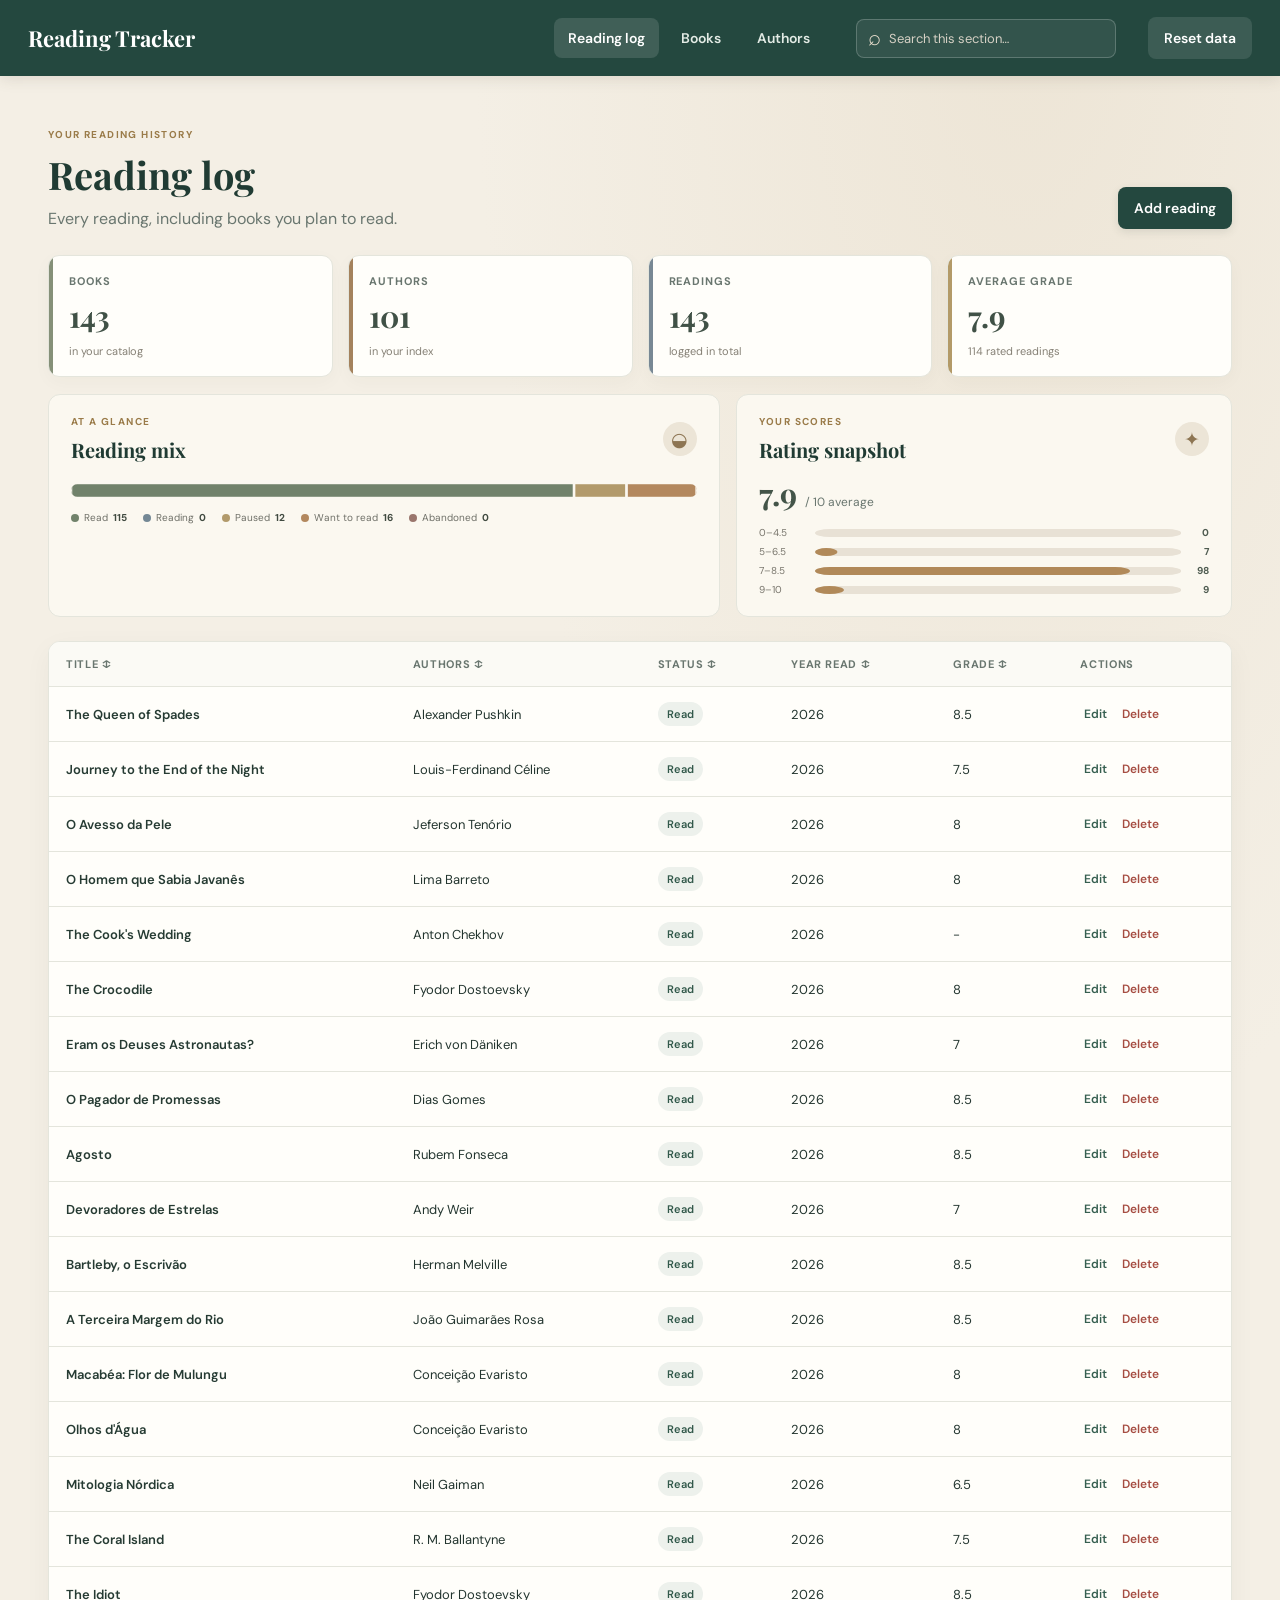
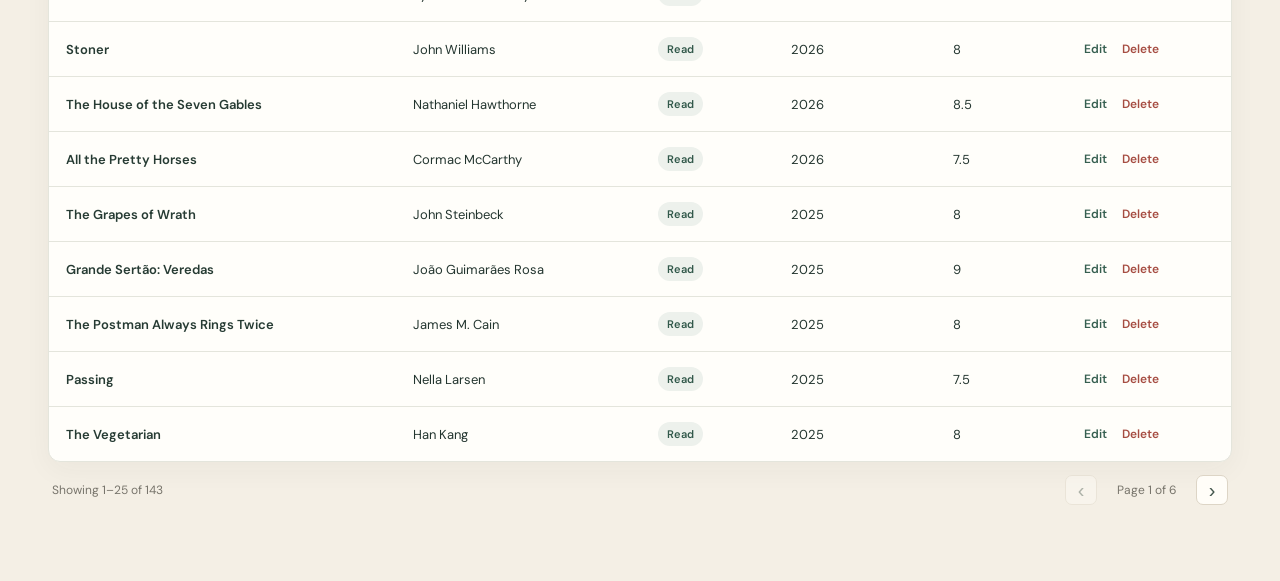
<file: front-end/index.html>
<!doctype html>
<html lang="en">

<head>
  <meta charset="utf-8" />
  <meta name="viewport" content="width=device-width, initial-scale=1" />
  <meta name="theme-color" content="#24483f" />
  <title>Reading Tracker</title>
  <link rel="stylesheet" href="css/tracker.css" />
</head>

<body>
  <header class="topbar">
    <a class="brand" href="#readings">Reading Tracker</a>
    <nav aria-label="Main navigation">
      <button class="nav-button active" data-page="readings">Reading log</button>
      <button class="nav-button" data-page="books">Books</button>
      <button class="nav-button" data-page="authors">Authors</button>
    </nav>
    <label class="search-box"><span aria-hidden="true">⌕</span><input id="global-search" type="search"
        placeholder="Search this section…" aria-label="Search current section"></label>
    <button class="button button-light" id="reset-data">Reset data</button>
  </header>
  <main class="wrap">
    <section class="page active" id="page-readings">
      <div class="heading">
        <div>
          <p class="eyebrow">YOUR READING HISTORY</p>
          <h1>Reading log</h1>
          <p class="muted">Every reading, including books you plan to read.</p>
        </div><button class="button" id="add-reading">Add reading</button>
      </div>
      <div class="metrics" id="metrics"></div>
      <section class="insights" aria-label="Reading insights">
        <div class="insight-card">
          <div class="insight-heading">
            <div>
              <p class="eyebrow">AT A GLANCE</p>
              <h2>Reading mix</h2>
            </div><span class="insight-icon">◒</span>
          </div>
          <div id="status-chart" class="status-chart"></div>
          <div id="status-legend" class="legend"></div>
        </div>
        <div class="insight-card rating-card">
          <div class="insight-heading">
            <div>
              <p class="eyebrow">YOUR SCORES</p>
              <h2>Rating snapshot</h2>
            </div><span class="insight-icon">✦</span>
          </div>
          <div id="rating-snapshot"></div>
        </div>
      </section>
      <div class="table-wrap">
        <table>
          <thead>
            <tr>
              <th><button class="sort" data-sort="title">Title ↕</button></th>
              <th><button class="sort" data-sort="authors">Authors ↕</button></th>
              <th><button class="sort" data-sort="status">Status ↕</button></th>
              <th><button class="sort" data-sort="yearRead">Year read ↕</button></th>
              <th><button class="sort" data-sort="grade">Grade ↕</button></th>
              <th>Actions</th>
            </tr>
          </thead>
          <tbody id="reading-rows"></tbody>
        </table>
      </div>
      <div class="pager" id="reading-pager" aria-label="Reading pages"></div>
    </section>
    <section class="page" id="page-books">
      <div class="heading">
        <div>
          <p class="eyebrow">YOUR CATALOG</p>
          <h1>Books</h1>
          <p class="muted">Works, authors, publication details and themes.</p>
        </div><button class="button" id="add-book">Add book</button>
      </div>
      <div class="table-wrap">
        <table>
          <thead>
            <tr>
              <th>Title</th>
              <th>Authors</th>
              <th>Year</th>
              <th>Form</th>
              <th>Themes</th>
              <th>Actions</th>
            </tr>
          </thead>
          <tbody id="book-rows"></tbody>
        </table>
      </div>
      <div class="pager" id="book-pager" aria-label="Book pages"></div>
    </section>
    <section class="page" id="page-authors">
      <div class="heading">
        <div>
          <p class="eyebrow">PEOPLE BEHIND THE BOOKS</p>
          <h1>Authors</h1>
          <p class="muted">Author records use a fixed list of countries from the seed data.</p>
        </div><button class="button" id="add-author">Add author</button>
      </div>
      <div class="table-wrap">
        <table>
          <thead>
            <tr>
              <th>Name</th>
              <th>Nationality</th>
              <th>Birth</th>
              <th>Death</th>
              <th>Actions</th>
            </tr>
          </thead>
          <tbody id="author-rows"></tbody>
        </table>
      </div>
      <div class="pager" id="author-pager" aria-label="Author pages"></div>
    </section>
    <p class="notice" id="notice" role="status" aria-live="polite"></p>
  </main>
  <dialog id="editor">
    <form id="editor-form" method="dialog" novalidate>
      <div class="dialog-head">
        <div>
          <p class="eyebrow" id="form-kicker">RECORD</p>
          <h2 id="form-title">Add record</h2>
        </div><button class="close" type="button" id="close-editor" aria-label="Close">×</button>
      </div>
      <div class="form-grid" id="form-fields"></div>
      <div class="dialog-actions"><button class="button button-light" type="button"
          id="cancel-editor">Cancel</button><button class="button" type="submit">Save</button></div>
    </form>
  </dialog>
  <script src="js/strings.js?v=2"></script>
  <script src="js/store.js?v=2"></script>
  <script src="js/validation.js?v=2"></script>
  <script src="js/render.js?v=2"></script>
  <script src="js/main.js?v=2"></script>
</body>

</html>
</file>
<file: front-end/css/tracker.css>
@import url('https://fonts.googleapis.com/css2?family=DM+Sans:wght@400;500;600;700&family=Playfair+Display:wght@600;700&display=swap');

:root {
    font-family: 'DM Sans', sans-serif;
    color: #3b4039;
    background: #f4efe5;
    font-synthesis: none;
    --green: #53685b;
    --ink: #3b4039;
    --muted: #77746b;
    --line: #e4dccc;
    --paper: #fffdf8;
    --gold: #ad8655
}

body {
    background: radial-gradient(ellipse at 80% 0%, #ede5d6 0, transparent 38%), #f4efe5
}

.topbar {
    background: #394d43;
    box-shadow: 0 3px 14px #4b443722
}

.brand {
    color: #f8f2e6
}

.button {
    background: #647866;
    box-shadow: 0 3px 8px #384b3c20
}

.button:hover {
    background: #526855;
    transform: translateY(-1px)
}

.button-light {
    background: #ffffff16;
    border: 1px solid #ffffff2b;
    box-shadow: none
}

.wrap {
    padding-top: 44px
}

h1,
h2 {
    color: #3d4b40
}

.eyebrow {
    color: #9a7950
}

th {
    background: #f9f5ec;
    color: #77746b
}

tbody tr:hover {
    background: #f8f5ed
}

.text-button {
    color: #596d5c
}

.text-button:hover {
    text-decoration: underline
}

.text-button.danger {
    color: #a65f50
}

.pill {
    background: #e9eee7;
    color: #526651
}

.notice {
    background: #394d43;
    color: #fffdf8
}

dialog {
    border: 1px solid #e4dccc;
    background: #fffdf8;
    box-shadow: 0 24px 90px #332d2355
}

dialog::backdrop {
    background: #242a25aa
}

.field label {
    color: #4d5c50
}

.field input,
.field select,
.field textarea {
    border-color: #ddd5c6;
    background: #fffefa
}

.field input:focus,
.field select:focus,
.field textarea:focus {
    outline: 2px solid #93a18b;
    outline-offset: 1px
}

.dialog-actions .button-light {
    background: #f1ede4;
    color: #43564d;
    border-color: #e0d8ca
}

.search-box {
    display: flex;
    align-items: center;
    gap: 8px;
    width: min(260px, 24vw);
    min-width: 170px;
    padding: 0 11px;
    border: 1px solid #ffffff35;
    border-radius: 8px;
    background: #ffffff12;
    color: #eadfce
}

.search-box span {
    font-size: 22px;
    line-height: 1
}

.search-box input {
    min-width: 0;
    width: 100%;
    padding: 10px 0;
    border: 0;
    outline: 0;
    background: transparent;
    color: #fff;
    font: 13px 'DM Sans', sans-serif
}

.search-box input::placeholder {
    color: #d6d1c5
}

.search-box:focus-within {
    outline: 2px solid #c6b28e;
    outline-offset: 2px
}

.pager {
    display: flex;
    justify-content: space-between;
    align-items: center;
    gap: 16px;
    padding: 13px 4px 24px;
    color: #77746b;
    font-size: 12px
}

.pager-controls {
    display: flex;
    align-items: center;
    gap: 12px
}

.pager-controls button {
    width: 32px;
    height: 30px;
    border: 1px solid #ddd5c6;
    border-radius: 7px;
    background: #fffdf8;
    color: #43564d;
    font-size: 20px;
    line-height: 1;
    cursor: pointer
}

.pager-controls button:disabled {
    opacity: .4;
    cursor: default
}

.pager-controls span {
    min-width: 75px;
    text-align: center
}

@media(max-width:900px) {
    .topbar {
        gap: 14px;
        padding-left: 20px;
        padding-right: 20px
    }

    .search-box {
        width: 210px
    }
}

@media(max-width:700px) {
    .search-box {
        order: 3;
        width: 100%;
        min-width: 100%;
    }

    .topbar>.button {
        order: 2
    }

    .topbar nav {
        order: 1
    }

    .pager {
        align-items: flex-start;
        flex-direction: column
    }
}

.metrics {
    display: grid;
    grid-template-columns: repeat(4, minmax(0, 1fr));
    gap: 15px;
    margin-bottom: 17px
}

.metric {
    display: flex;
    flex-direction: column;
    gap: 8px;
    padding: 18px 20px;
    background: var(--paper);
    border: 1px solid var(--line);
    border-radius: 11px;
    box-shadow: 0 5px 18px #463c2b08;
    position: relative;
    overflow: hidden
}

.metric:before {
    content: "";
    position: absolute;
    left: 0;
    top: 0;
    bottom: 0;
    width: 4px;
    background: #859078
}

.metric-2:before {
    background: #a4825d
}

.metric-3:before {
    background: #788894
}

.metric-4:before {
    background: #b39a68
}

.metric-label {
    font-size: 11px;
    text-transform: uppercase;
    letter-spacing: .09em;
    color: var(--muted);
    font-weight: 700
}

.metric strong {
    font: 700 30px 'Playfair Display', serif;
    color: #405146
}

.metric-note {
    font-size: 11px;
    color: #868176
}

.insights {
    display: grid;
    grid-template-columns: 1.15fr .85fr;
    gap: 16px;
    margin: 0 0 24px
}

.insight-card {
    background: #fbf8f0;
    border: 1px solid var(--line);
    border-radius: 12px;
    padding: 20px 22px;
    min-height: 155px
}

.insight-heading {
    display: flex;
    align-items: center;
    justify-content: space-between
}

.insight-heading h2 {
    font-size: 20px
}

.insight-icon {
    width: 34px;
    height: 34px;
    border-radius: 50%;
    background: #ece5d7;
    color: #8d7553;
    display: grid;
    place-items: center;
    font-size: 19px
}

.bar-stack {
    display: block;
    width: 100%;
    height: 13px;
    margin: 21px 0 14px;
    border-radius: 8px;
    overflow: hidden;
    background: #e8e2d6
}

.bar-stack rect {
    stroke: #fbf8f0;
    stroke-width: .4
}

.status-0 {
    fill: #71826b;
    background: #71826b
}

.status-1 {
    fill: #748895;
    background: #748895
}

.status-2 {
    fill: #b29a6b;
    background: #b29a6b
}

.status-3 {
    fill: #b3885e;
    background: #b3885e
}

.status-4 {
    fill: #9a766d;
    background: #9a766d
}

.legend {
    display: flex;
    flex-wrap: wrap;
    gap: 9px 16px;
    color: #6f7068;
    font-size: 10px
}

.legend span {
    display: flex;
    align-items: center;
    gap: 5px
}

.legend b {
    color: #404a40
}

.legend-dot {
    width: 8px;
    height: 8px;
    border-radius: 50%;
    display: inline-block
}

.rating-summary {
    display: flex;
    align-items: baseline;
    gap: 8px;
    margin: 9px 0 12px
}

.rating-summary strong {
    font: 700 31px 'Playfair Display', serif;
    color: #435448
}

.rating-summary span {
    font-size: 12px;
    color: var(--muted)
}

.rating-bars {
    display: grid;
    gap: 6px
}

.rating-row {
    display: grid;
    grid-template-columns: 48px 1fr 20px;
    gap: 8px;
    align-items: center;
    font-size: 10px;
    color: #77746b
}

.rating-row b {
    text-align: right;
    color: #4e5b50
}

.rating-track {
    display: block;
    width: 100%;
    height: 8px
}

.rating-track-bg {
    fill: #e8e1d5
}

.rating-fill {
    fill: #b18959
}

@media(max-width:850px) {
    .metrics {
        grid-template-columns: repeat(2, minmax(0, 1fr))
    }

    .insights {
        grid-template-columns: 1fr
    }
}

@media(max-width:700px) {
    .metrics {
        grid-template-columns: repeat(2, minmax(0, 1fr))
    }
}

:root {
    font-family: 'DM Sans', sans-serif;
    color: #23352f;
    background: #f5f3ec;
    font-synthesis: none;
    --green: #24483f;
    --ink: #23352f;
    --muted: #69766f;
    --line: #e4e5dc;
    --paper: #fffefa;
    --gold: #d29b45
}

* {
    box-sizing: border-box
}

body {
    margin: 0
}

.topbar {
    height: 76px;
    background: var(--green);
    display: flex;
    align-items: center;
    gap: 32px;
    padding: 0 max(28px, calc((100vw - 1240px)/2));
    color: white
}

.brand {
    font: 700 22px 'Playfair Display', serif;
    color: #fff;
    text-decoration: none;
    margin-right: auto
}

.topbar nav {
    display: flex;
    gap: 8px
}

.nav-button,
.button {
    border: 0;
    border-radius: 8px;
    cursor: pointer;
    font: 600 14px 'DM Sans', sans-serif
}

.nav-button {
    padding: 11px 14px;
    color: #e3ebe5;
    background: transparent
}

.nav-button:hover,
.nav-button.active {
    background: #ffffff20;
    color: white
}

.button {
    padding: 12px 16px;
    background: var(--green);
    color: white
}

.button:hover {
    filter: brightness(1.12)
}

.button-light {
    background: #ffffff1c;
    color: white
}

.wrap {
    max-width: 1240px;
    margin: 0 auto;
    padding: 52px 28px
}

.page {
    display: none
}

.page.active {
    display: block
}

.heading {
    display: flex;
    align-items: flex-end;
    justify-content: space-between;
    margin-bottom: 26px
}

.eyebrow {
    font-size: 10px;
    font-weight: 700;
    letter-spacing: .14em;
    color: #9a7b49;
    margin: 0 0 8px
}

h1,
h2 {
    font-family: 'Playfair Display', serif;
    margin: 0;
    color: #203b33
}

h1 {
    font-size: 38px
}

.muted {
    color: var(--muted);
    margin: 8px 0 0
}

.table-wrap {
    overflow: auto;
    background: var(--paper);
    border: 1px solid var(--line);
    border-radius: 12px;
    box-shadow: 0 8px 28px #24382c0b
}

table {
    border-collapse: collapse;
    width: 100%;
    min-width: 780px
}

th,
td {
    text-align: left;
    padding: 15px 17px;
    border-bottom: 1px solid var(--line);
    font-size: 13px;
    vertical-align: middle
}

th {
    color: #69766f;
    font-size: 11px;
    text-transform: uppercase;
    letter-spacing: .06em;
    background: #fbfaf5
}

tbody tr:last-child td {
    border-bottom: 0
}

td strong {
    font-weight: 600;
    color: #263b33
}

.sort {
    border: 0;
    background: none;
    color: inherit;
    font: inherit;
    text-transform: inherit;
    letter-spacing: inherit;
    cursor: pointer;
    padding: 0
}

.actions {
    display: flex;
    gap: 7px
}

.text-button {
    border: 0;
    background: none;
    color: #365f50;
    font: 600 12px 'DM Sans', sans-serif;
    cursor: pointer;
    padding: 4px
}

.text-button.danger {
    color: #a64d42
}

.pill {
    display: inline-block;
    background: #edf1ec;
    color: #31584a;
    border-radius: 20px;
    padding: 5px 9px;
    font-size: 11px;
    font-weight: 600
}

.notice {
    position: fixed;
    bottom: 22px;
    left: 50%;
    transform: translateX(-50%);
    margin: 0;
    padding: 12px 18px;
    background: #203b33;
    color: white;
    border-radius: 9px;
    box-shadow: 0 5px 20px #0002;
    opacity: 0;
    pointer-events: none;
    transition: opacity .2s
}

.notice.show {
    opacity: 1
}

dialog {
    border: 0;
    border-radius: 15px;
    padding: 0;
    width: min(680px, calc(100vw - 28px));
    max-height: 90vh;
    box-shadow: 0 24px 90px #16282055;
    color: var(--ink)
}

dialog::backdrop {
    background: #10221ccc;
    backdrop-filter: blur(2px)
}

dialog form {
    padding: 26px
}

.dialog-head {
    display: flex;
    align-items: flex-start;
    justify-content: space-between;
    margin-bottom: 22px
}

.dialog-head h2 {
    font-size: 27px
}

.close {
    font-size: 26px;
    border: 0;
    background: transparent;
    color: var(--muted);
    cursor: pointer
}

.form-grid {
    display: grid;
    grid-template-columns: 1fr 1fr;
    gap: 16px;
    max-height: 62vh;
    overflow: auto;
    padding: 2px 3px
}

.field {
    display: flex;
    flex-direction: column;
    gap: 6px
}

.field.full {
    grid-column: 1/-1
}

.field label {
    font-size: 12px;
    font-weight: 700;
    color: #465b51
}

.field input,
.field select,
.field textarea {
    font: 14px 'DM Sans', sans-serif;
    border: 1px solid #d9ded5;
    border-radius: 7px;
    padding: 10px 11px;
    background: #fffefa;
    color: var(--ink);
    width: 100%
}

.field select[multiple] {
    min-height: 105px
}

.field textarea {
    resize: vertical
}

.field small {
    color: #ae4b3e;
    min-height: 14px;
    font-size: 11px
}

.field.invalid input,
.field.invalid select,
.field.invalid textarea {
    border-color: #be594b
}

.section-title {
    grid-column: 1/-1;
    border-bottom: 1px solid var(--line);
    padding: 13px 0 5px;
    font-size: 12px;
    text-transform: uppercase;
    letter-spacing: .07em;
    color: #947444;
    font-weight: 700
}

.dialog-actions {
    display: flex;
    justify-content: flex-end;
    gap: 9px;
    border-top: 1px solid var(--line);
    padding-top: 17px;
    margin-top: 18px
}

.dialog-actions .button-light {
    background: #f0f0e9;
    color: #43564d
}

.empty {
    padding: 32px;
    text-align: center;
    color: var(--muted)
}

@media(max-width:700px) {
    .topbar {
        height: auto;
        min-height: 70px;
        padding: 12px 16px;
        gap: 8px;
        flex-wrap: wrap
    }

    .brand {
        width: 100%;
        font-size: 20px
    }

    .topbar nav {
        order: 2;
        overflow: auto
    }

    .nav-button {
        padding: 9px;
        font-size: 12px
    }

    .topbar>.button {
        margin-left: auto
    }

    .wrap {
        padding: 32px 14px
    }

    .heading {
        align-items: flex-start;
        gap: 14px;
        flex-direction: column
    }

    h1 {
        font-size: 32px
    }

    .form-grid {
        grid-template-columns: 1fr
    }

    .field.full,
    .section-title {
        grid-column: 1
    }

    .dialog form {
        padding: 20px
    }
}
</file>
